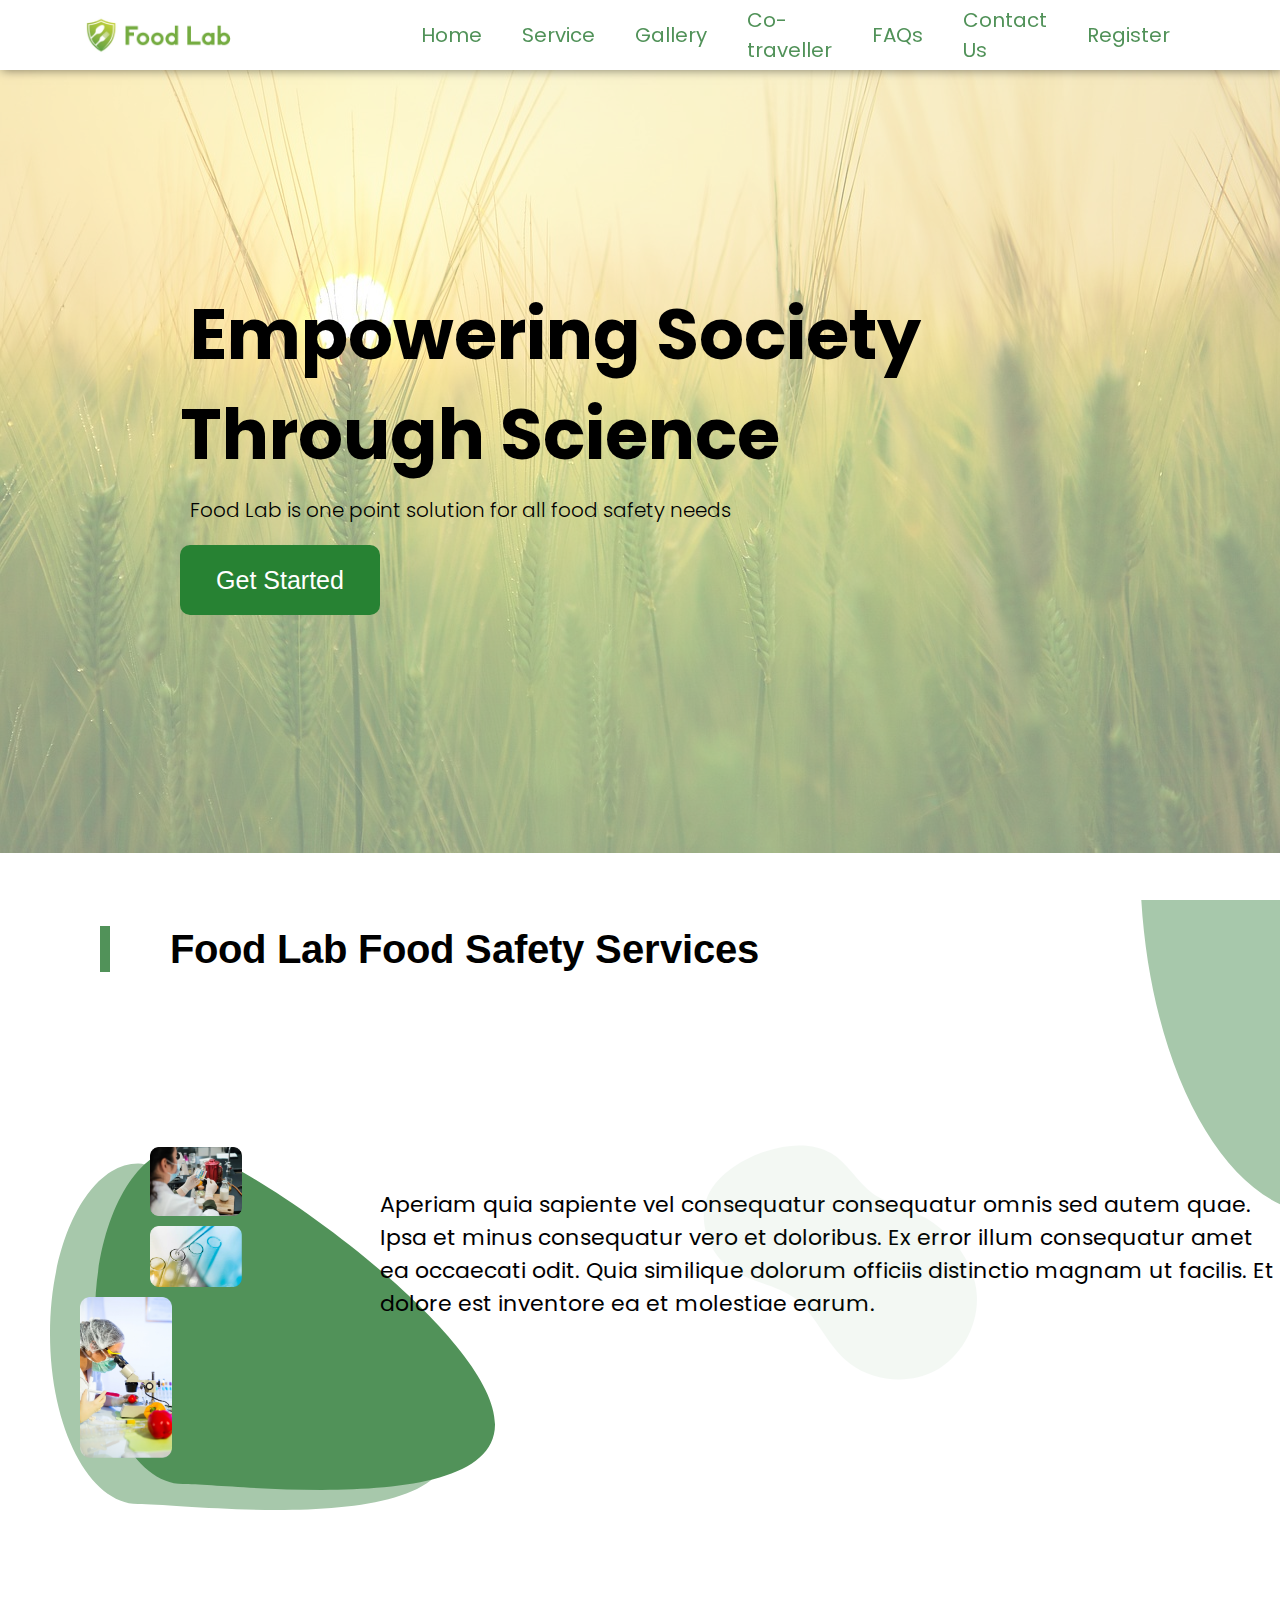
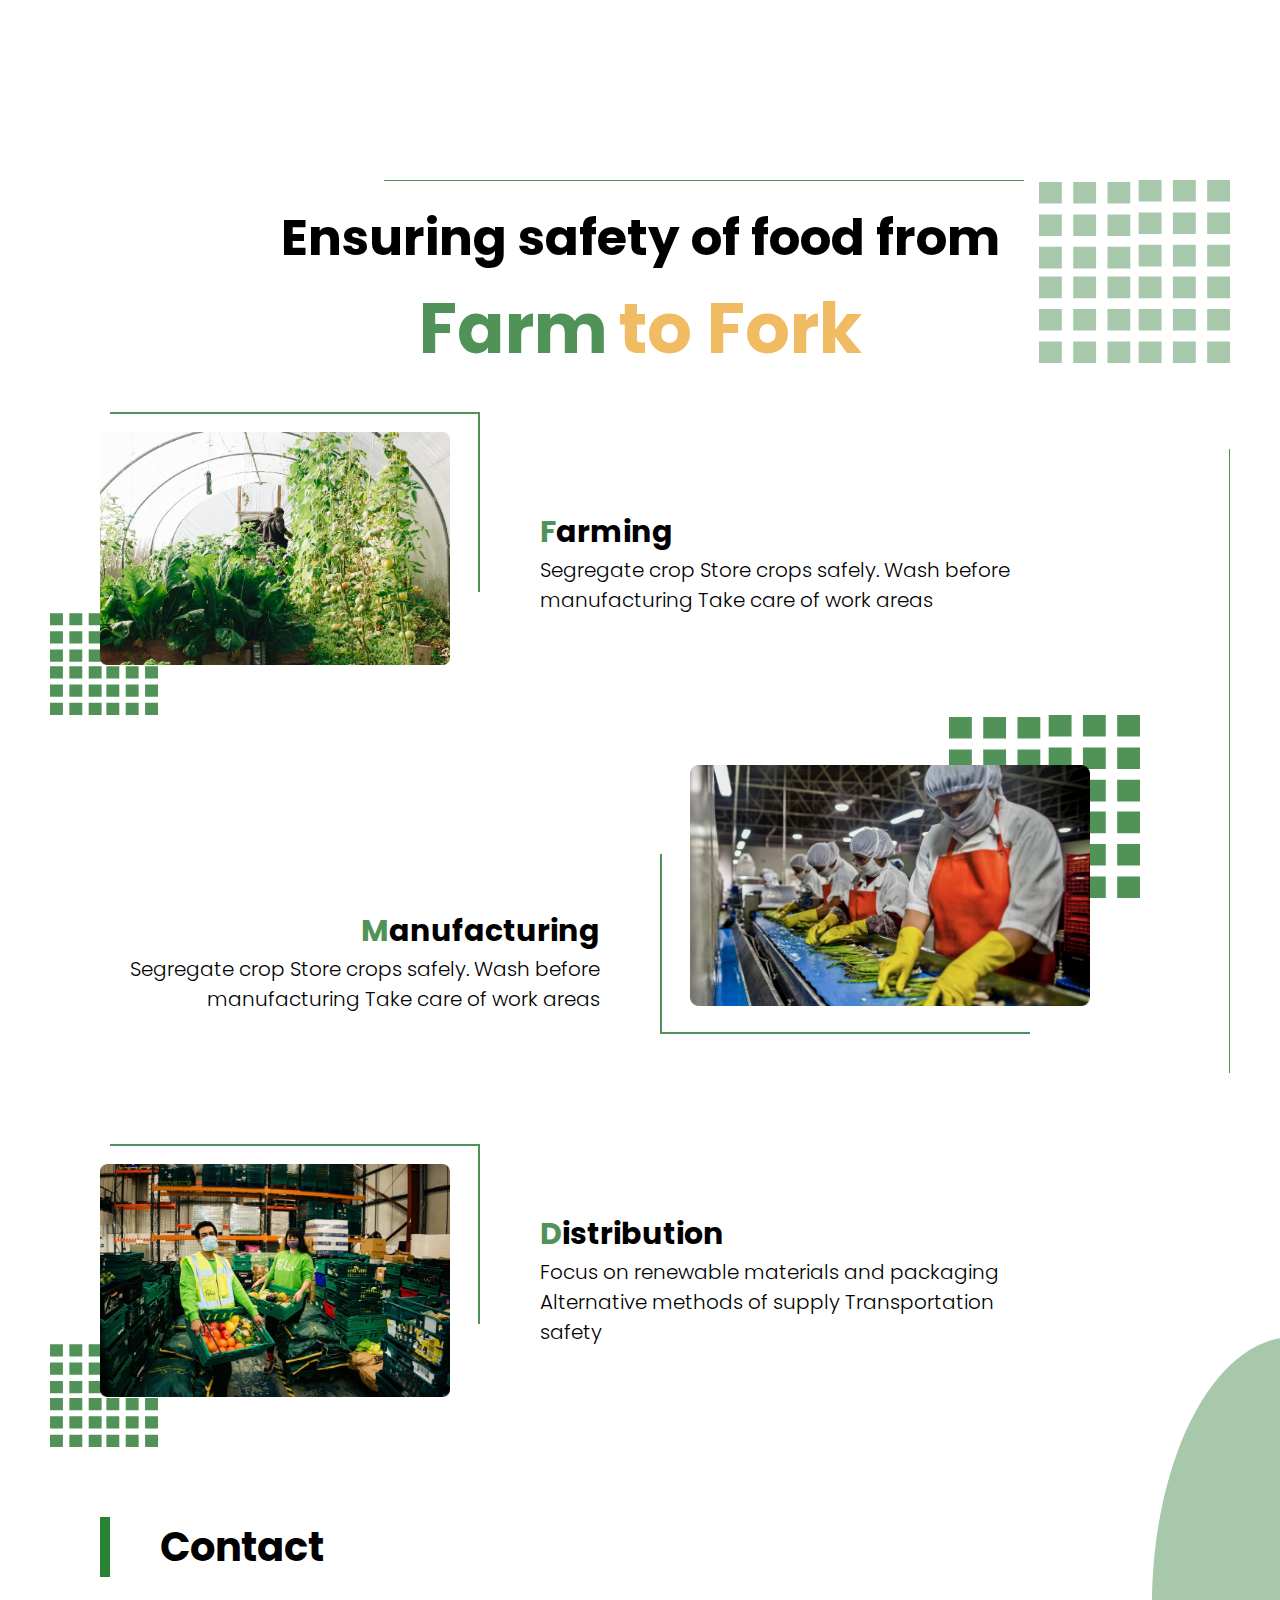
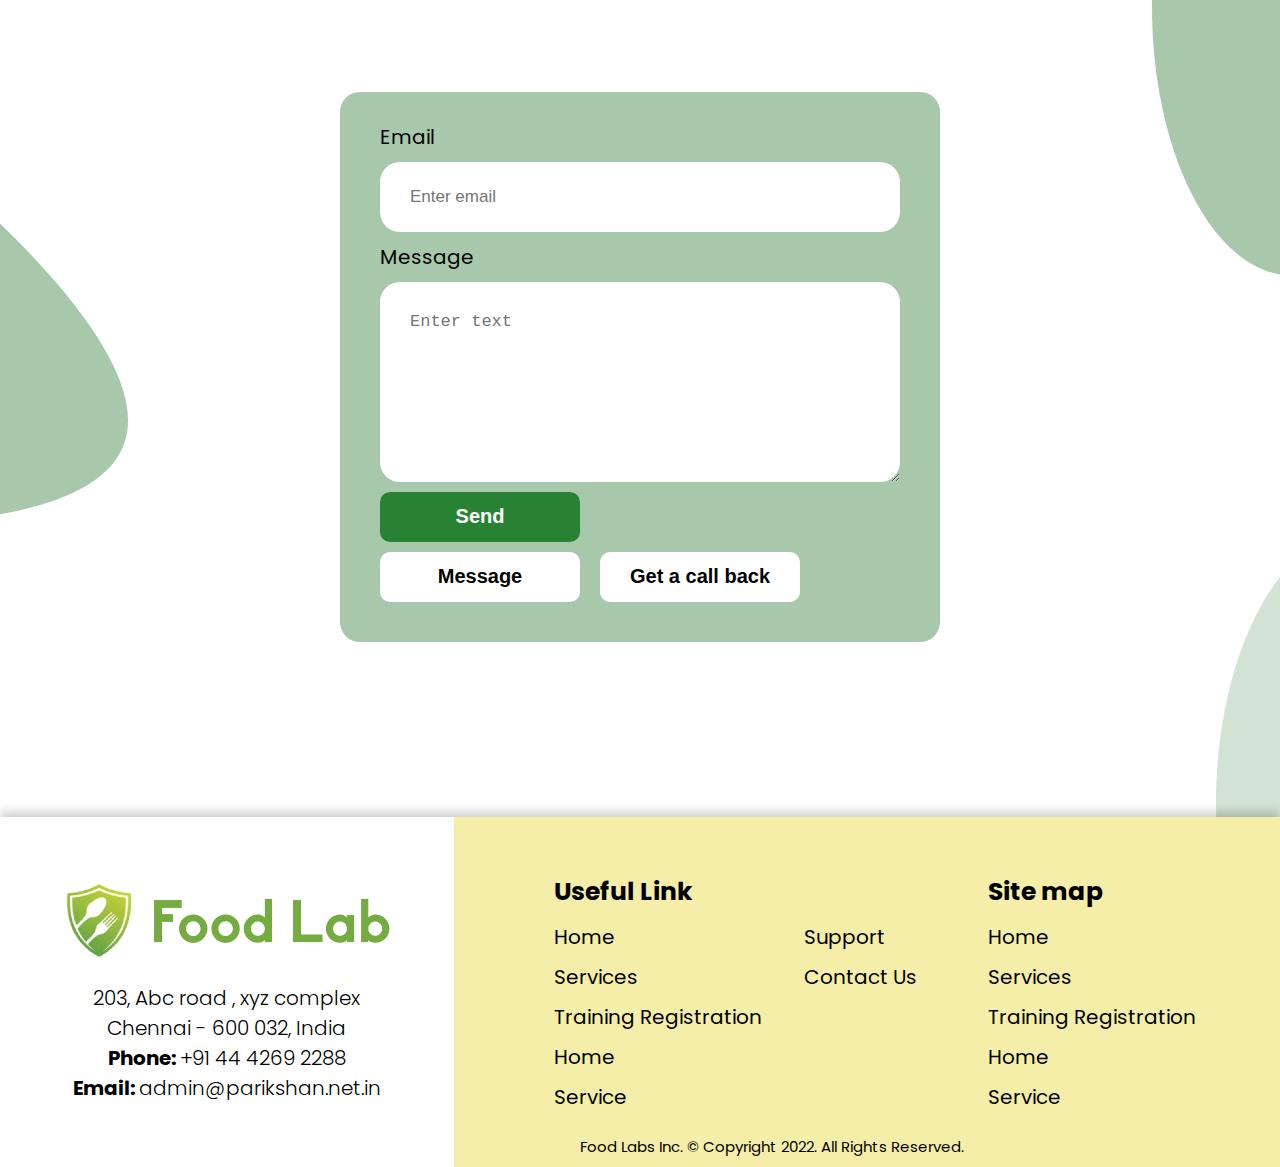
<file: Clone a website/index.html>
<!DOCTYPE html>
<html lang="en">

<head>
    <meta charset="UTF-8">
    <meta name="viewport" content="width=device-width, initial-scale=1.0">
    <link rel="stylesheet" href="https://cdnjs.cloudflare.com/ajax/libs/font-awesome/6.4.2/css/all.min.css"
        integrity="sha512-z3gLpd7yknf1YoNbCzqRKc4qyor8gaKU1qmn+CShxbuBusANI9QpRohGBreCFkKxLhei6S9CQXFEbbKuqLg0DA=="
        crossorigin="anonymous" referrerpolicy="no-referrer" />
    <link rel="stylesheet" href="style.css">
    <title>Landing Page</title>
</head>

<body>
    <div class="wrapper">

        <nav class="nav">

            <div class="img-side">
                <img src="assets/Artboard – 1.png" width="50%" alt="Food Lab">
                <!-- <span class="foodtext">Food Lab</span> -->
            </div>

            <div class="menu-side">
                <ul>
                    <li class="hidden"><a href="#">Home</a></li>
                    <li class="hidden"><a href="#">Service</a></li>
                    <li class="hidden"><a href="#">Gallery</a></li>
                    <li class="hidden"><a href="#">Co-traveller</a></li>
                    <li class="hidden"><a href="#">FAQs</a></li>
                    <li class="hidden"><a href="#">Contact Us</a></li>
                    <li class="hidden"><a href="#">Register</a></li>
                    <i class="fa-solid fa-bars menu-icon"></i>
                </ul>

            </div>

        </nav>


        <div class="outer-slider"></div>
        <div class="slider-area">
            <div class="slider">
                <img src="assets/slider1.jpg" class="slide-img" alt="">
                <img src="assets/slider2.jpg" class="slide-img" alt="">
                <img src="assets/slider1.jpg" class="slide-img" alt="">
                <img src="assets/slider2.jpg" class="slide-img" alt="">
                <img src="assets/slider1.jpg" class="slide-img" alt="">
                <img src="assets/slider2.jpg" class="slide-img" alt="">
                <img src="assets/slider1.jpg" class="slide-img" alt="">
                <img src="assets/slider2.jpg" class="slide-img" alt="">
            </div>
        </div>
        <div class="slider-button">
            <button class="slider-icon leftBtn left-button">
                <i class="fa-solid fa-angle-left fa-2xl "></i>
            </button>
            <button class="slider-icon rightBtn right-button">
                <i class="fa-solid fa-angle-right fa-2xl "></i>
            </button>
        </div>
        <div class="front-view">
            <p>
                <span class="span-big-text">Empowering Society <br> Through Science</span><br>
                <span class="span-small-text">Food Lab is one point solution for all food safety needs</span>
            </p>
            <button class="get-started-button">Get Started</button>
        </div>


        <div class="intro-section">
            <div class="inner-intro-section">
                <p>
                    <span>Food Lab Food Safety Services</span>
                </p>
                <div class="svg-area">
                    <svg class="soft-bubble" xmlns="http://www.w3.org/2000/svg" width="839.796" height="727.387"
                        viewBox="0 0 839.796 727.387">
                        <path id="Path_1385" data-name="Path 1385"
                            d="M185,0C287.173,0,839.8,391.016,839.8,588.458S287.173,715,185,715,0,554.942,0,357.5,82.827,0,185,0Z"
                            fill="#a7c8ab" />
                    </svg>
                    <svg class="hard-bubble" xmlns="http://www.w3.org/2000/svg" width="662.898" height="567.43"
                        viewBox="0 0 662.898 567.43">
                        <path id="Path_1377" data-name="Path 1377"
                            d="M146.031,0C226.682,0,662.9,305.029,662.9,459.052s-436.217,98.715-516.868,98.715S0,432.906,0,278.883,65.38,0,146.031,0Z"
                            fill="#519259" />
                    </svg>
                    <svg class="soft-bubble-right-side" xmlns="http://www.w3.org/2000/svg" width="839.796"
                        height="727.387" viewBox="0 0 839.796 727.387">
                        <path id="Path_1385" data-name="Path 1385"
                            d="M185,0C287.173,0,839.8,391.016,839.8,588.458S287.173,715,185,715,0,554.942,0,357.5,82.827,0,185,0Z"
                            fill="#a7c8ab" />
                    </svg>
                    <svg class="left-soft-bubble" viewBox="0 0 200 200" xmlns="http://www.w3.org/2000/svg">
                        <path fill="#278233"
                            d="M18.4,-25C26.8,-19.2,38.6,-17.8,49.7,-9.9C60.9,-2,71.5,12.3,72.3,27.8C73.2,43.2,64.3,59.8,50.6,67.1C37,74.4,18.5,72.5,6.5,63.5C-5.5,54.6,-11,38.6,-21.3,30.2C-31.7,21.8,-46.9,21,-57.1,13C-67.3,5,-72.6,-10.1,-68.5,-22.1C-64.4,-34,-50.9,-42.8,-37.9,-47.2C-25,-51.5,-12.5,-51.5,-3.7,-46.3C5,-41.2,10,-30.9,18.4,-25Z"
                            transform="translate(100 100)" />
                    </svg>
                </div>

                <div class="grid-area">
                    <div class="inner-grid">
                        <img class="img1" src="assets/Image 20.png" width="40%" alt="">
                        <img class="img3" src="assets/Image 22.png" width="40%" alt="">
                        <img class="img2" src="assets/Image 21.png" width="40%" alt="">
                    </div>
                    <div class="grid-text-area">
                        <p>
                            Aperiam quia sapiente vel consequatur consequatur omnis sed autem quae. Ipsa et minus
                            consequatur vero et doloribus. Ex error illum consequatur amet ea occaecati odit. Quia
                            similique
                            dolorum officiis distinctio magnam ut facilis. Et dolore est inventore ea et molestiae
                            earum.
                        </p>
                    </div>
                </div>
            </div>
        </div>



        <div class="farm-to-fork">
            <div class="horizontal-line"></div>
            <div class="vertical-line"></div>
            <div class="title">
                <p>
                    <span class="big-part">Ensuring safety of food from</span> <br>
                    <span class="green-part big">Farm</span>
                    <span class="yellow-part big">to Fork</span>
                </p>
            </div>
            <div class="img-section">
                <img class="group-171" src="assets/Group 171.svg" alt="">
            </div>
            <div class="card">
                <div class="card-right-side pd">
                    <img src="assets/pexels-joão-jesus-1084540.png" class="imgaa" alt="">
                    <div class="text-side">
                        <span class=" first-letter">F<span class="other-letter">arming</span></span>
                        <span class="desc-letter">Segregate crop Store crops safely. Wash before manufacturing Take care
                            of work areas</span>
                    </div>
                    <div class="card-back-deco right-first">
                        <div class="border"></div>
                        <img src="assets/Group 165.svg" class="img" alt="">
                    </div>
                </div>

                <div class="card-left-side pd">
                    <div class="text-side">
                        <span class=" first-letter">M<span class="other-letter">anufacturing</span></span>
                        <span class="desc-letter">Segregate crop Store crops safely. Wash before manufacturing Take care
                            of work areas</span>
                    </div>
                    <img src="assets/Image 25.png" width="400px" alt="">

                    <div class="card-back-deco left-first">
                        <div class="border"></div>
                        <img src="assets/Group 165.svg" class="img" alt="">
                    </div>
                </div>

                <div class="card-right-side pd">
                    <img src="assets/Image 27.png" alt="">
                    <div class="text-side">
                        <span class=" first-letter">D<span class="other-letter">istribution</span></span>
                        <span class="desc-letter">Focus on renewable materials a​nd packaging Alternative methods of
                            supply Transportation safety</span>
                    </div>
                    <div class="card-back-deco right-first">
                        <div class="border"></div>
                        <img src="assets/Group 165.svg" class="img" alt="">
                    </div>
                </div>
                <!-- <div class="card-left-side two-side pd">
                    <div class="text-side">
                        <span class=" first-letter">M<span class="other-letter">anufacturing</span></span>
                        <span class="desc-letter">Achieving Food Safety in Retail Stores Controlling Package Quality
                            Maintaining Clean and Hygienic Food Scales Improve customer protection</span>
                    </div>
                    <img src="assets/Image 29.png" alt="">
                    <img src="assets/Image 28.png" alt="">

                    <div class="card-back-deco left-first-two">
                        <div class="border"></div>
                        <img src="assets/Group 165.svg" class="img" alt="">
                    </div>
                </div> -->
            </div>

            <!-- <div class="card-back-deco right-first">
                <div class="border"></div>
                <img src="assets/Group 165.svg" class="img" alt="">
                <div class="dashed-border right-fist-dashed ">
                    <div class="inner-dashed-border right-fist-dashed"></div>
                </div>
            </div> -->
        </div>

        <div class="contact">
            <div class="contact-title">
                <p>Contact</p>
            </div>

            <div class="inner-contact">
                <div class="form">
                    <div class="inner-form">
                        <label for="email" class="label-size">Email</label>
                        <input type="text" id="email" class="input-size" placeholder="Enter email">
                        <label for="message" class="label-size ">Message</label>
                        <textarea type="text" id="message" class="input-size msg-input"
                            placeholder="Enter text"></textarea>
                        <button class="send-btn">Send</button>
                    </div>
                    <div class="inner-form-two-btn">
                        <button>
                            <i class="fa-regular fa-message"></i>
                            Message</button>
                        <button class="mg">
                            <i class="fa-solid fa-mobile-screen-button"></i>
                            Get a call back</button>
                    </div>
                </div>
            </div>

            <div class="background-deco-s">
                <img src="assets/Path 1377.svg" class="path_1377_1" width="50%" alt="">
                <img src="assets/Path 1377.svg" class="path_1377_2" width="50%" alt="">
                <img src="assets/Path 1385.svg" class="path_1377_3" width="50%" alt="">
            </div>
        </div>

        <footer>
            <div class="inner-footer">
                <div class="white-footer-area">
                    <img src="assets/Artboard – 1.png" alt="">
                    <p><span class="text">203, Abc road , xyz complex <br>Chennai - 600 032, India</span><br>
                        <span class="bold text">Phone:</span>
                        <span class="text">+91 44 4269 2288</span><br>
                        <span class="bold text">Email:</span>
                        <span class=" text">admin@parikshan.net.in</span>
                    </p>
                </div>

                <div class="link-section">
                    <div class="useful-link">
                        <p class="head-text">Useful Link</p>
                        <ul class="tin">
                            <li>Home</li>
                            <li>Services</li>
                            <li>Training Registration</li>
                            <li>Home</li>
                            <li>Service</li>
                            <li>Support</li>
                            <li>Contact Us</li>
                        </ul>
                    </div>
                    <div class="site-map">
                        <p class="head-text">Site map</p>
                        <ul class="tin">
                            <li>Home</li>
                            <li>Services</li>
                            <li>Training Registration</li>
                            <li>Home</li>
                            <li>Service</li>
                        </ul>
                    </div>
                    <p class="last-footer-text">Food Labs Inc. © Copyright 2022. All Rights Reserved.</p>
                </div>
            </div>

        </footer>

    </div>
    <script src="script.js"></script>
</body>

</html>
</file>
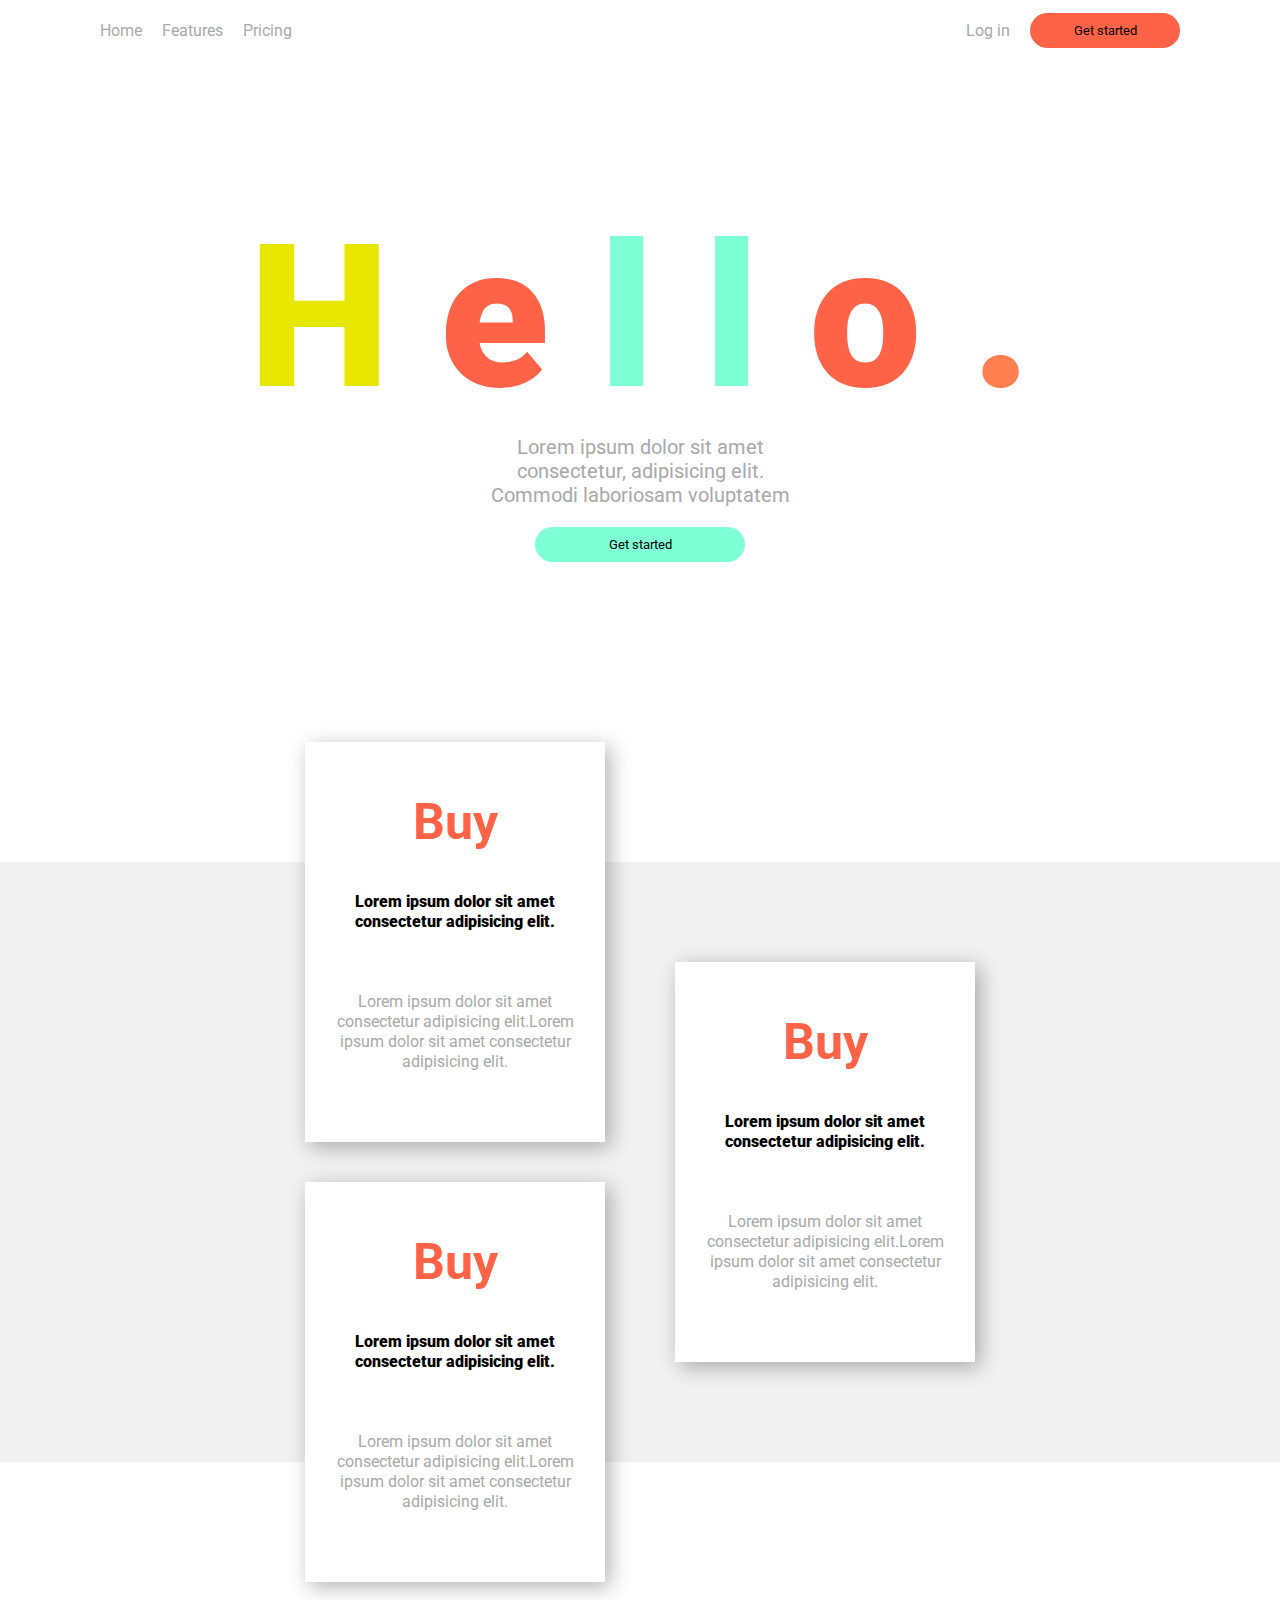
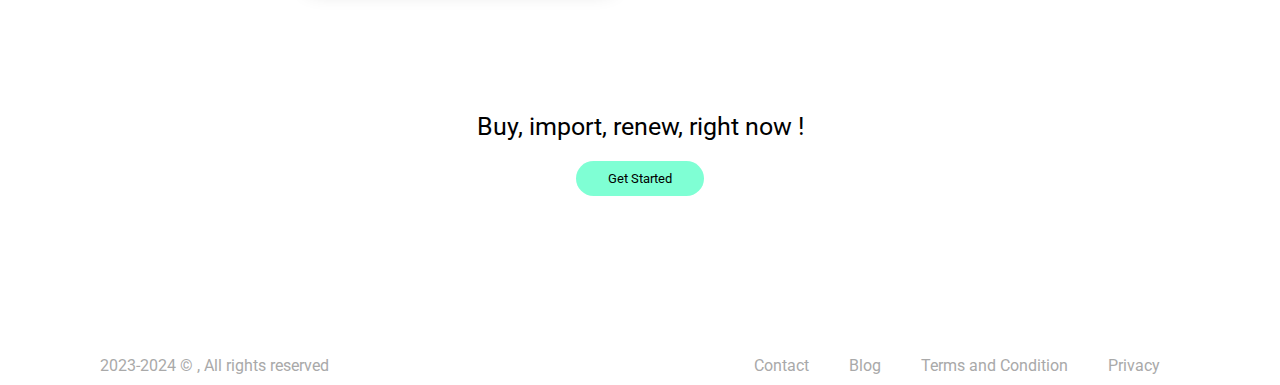
<file: Landing Page/index.html>
<!DOCTYPE html>
<html lang="en">

<head>
    <meta charset="UTF-8">
    <meta name="viewport" content="width=device-width, initial-scale=1.0">
    <link rel="stylesheet" href="style.css" type="text/css">
    <link rel="stylesheet" href="https://cdnjs.cloudflare.com/ajax/libs/font-awesome/6.4.2/css/all.min.css"
        integrity="sha512-z3gLpd7yknf1YoNbCzqRKc4qyor8gaKU1qmn+CShxbuBusANI9QpRohGBreCFkKxLhei6S9CQXFEbbKuqLg0DA=="
        crossorigin="anonymous" referrerpolicy="no-referrer" />
    <title>Landing Page | OctaNet</title>
</head>

<body>
    <div class="wrapper">

        <!-- navigation bar -->
        <nav class="navbar">
            <div class="left-side">
                <ul>
                    <li><a href="#">Home</a></li>
                    <li><a href="#">Features</a></li>
                    <li><a href="#">Pricing</a></li>
                </ul>
            </div>
            <div class="middle-side">
                <i class="fa-solid fa-cloud fa-2xl icon"></i>
            </div>
            <div class="right-side">
                <ul>
                    <li><a href="#">Log in</a></li>
                    <li><button>Get started</button></li>
                </ul>
            </div>
        </nav>

<!-- Hello Area -->
        <div class="hello">
            <div class="hello-side">
                <p>
                    <span class="h">H</span>
                    <span class="e">e</span>
                    <span class="l">l</span>
                    <span class="l">l</span>
                    <span class="o">o</span>
                    <span class="dot">.</span>
                </p>
            </div>

            <div class="down-side">
                <p>Lorem ipsum dolor sit amet consectetur, adipisicing elit. Commodi laboriosam voluptatem </p>
                <button>
                    Get started
                </button>
            </div>
        </div>


    </div>
<!-- card area -->
    <div class="card-wrapper">
        <div class="card-side">
            <div class="card">
                <span class="card-big-text">Buy</span>
                <span class="card-bold-text">Lorem ipsum dolor sit amet consectetur adipisicing elit.</span>
                <span class="card-simple-text">Lorem ipsum dolor sit amet consectetur adipisicing elit.Lorem ipsum dolor sit amet consectetur adipisicing elit.</span>
            </div>
            <div class="card">
                <span class="card-big-text">Buy</span>
                <span class="card-bold-text">Lorem ipsum dolor sit amet consectetur adipisicing elit.</span>
                <span class="card-simple-text">Lorem ipsum dolor sit amet consectetur adipisicing elit.Lorem ipsum dolor sit amet consectetur adipisicing elit.</span>
            </div>
            <div class="card">
                <span class="card-big-text">Buy</span>
                <span class="card-bold-text">Lorem ipsum dolor sit amet consectetur adipisicing elit.</span>
                <span class="card-simple-text">Lorem ipsum dolor sit amet consectetur adipisicing elit.Lorem ipsum dolor sit amet consectetur adipisicing elit.</span>
            </div>
        </div>
        <div class="back-side"></div>
    </div>

<!-- simple text and button -->
    <div class="simple-text">
        <p>
            <span >Buy, import, renew, right now !</span>
        </p>
        <button>Get Started</button>
    </div>

<!-- Footer -->
    <footer>
        <div class="left-side">
            <p>
                2023-2024 &copy , All rights reserved 
            </p>
        </div>

        <div class="right-side">
            <ul>
                <li>Contact</li>
                <li>Blog</li>
                <li>Terms and Condition</li>
                <li>Privacy</li>
            </ul>
        </div>
    </footer>

</body>
</html>
</file>
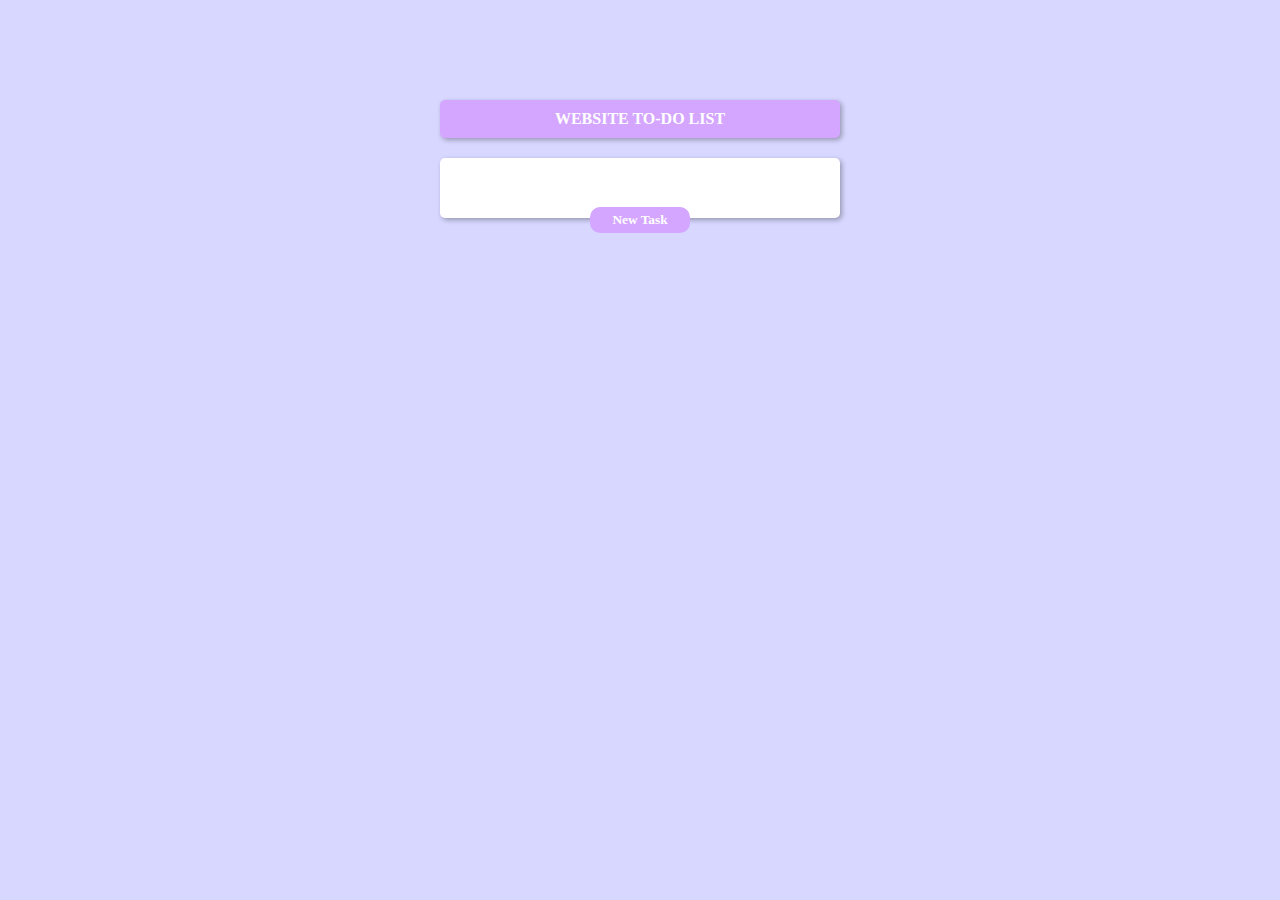
<file: To-do list/index.html>
<!DOCTYPE html>
<html lang="en">

<head>
    <meta charset="UTF-8">
    <meta name="viewport" content="width=device-width, initial-scale=1.0">
    <link rel="stylesheet" href="https://cdnjs.cloudflare.com/ajax/libs/font-awesome/6.4.2/css/all.min.css"
        integrity="sha512-z3gLpd7yknf1YoNbCzqRKc4qyor8gaKU1qmn+CShxbuBusANI9QpRohGBreCFkKxLhei6S9CQXFEbbKuqLg0DA=="
        crossorigin="anonymous" referrerpolicy="no-referrer" />
    <link rel="stylesheet" href="style.css">
    <title>To-do List | OctaNet</title>
</head>

<body>
    <div class="wrapper">
        <div class="inner-wrapper">
            <!-- Upper Side -->
            <div class="upper">
                <!-- <button><i class="fa-solid fa-bars"></i></button> -->
                <div class="text">
                    <p>WEBSITE TO-DO LIST</p>
                </div>
            </div>
            <!-- Lower Side -->
            <div class="lower">
                <div class="lower-side">
                    <div class="task">
                        <!-- <input type="text"  class="input-area" placeholder="Enter Task here"> -->
                        <!-- <button class="delete" ><i class="fa-solid fa-trash fa-lg deactive"></i></button> -->
                    </div>
                </div>
                <button class="new-task">New Task</button>
            </div>
        </div>
    </div>

    <script src="script.js"></script>
</body>

</html>
</file>
<file: Clone a website/style.css>
@import url('https://fonts.googleapis.com/css2?family=Arimo:wght@500&display=swap');
/* font-family: 'Arimo', sans-serif; */
@import url('https://fonts.googleapis.com/css2?family=Poppins:wght@500&display=swap');
/* font-family: 'Poppins', sans-serif; */
@import url('https://fonts.googleapis.com/css2?family=Poppins:wght@200&display=swap');
/* font-family: 'Poppins', sans-serif; */
@import url('https://fonts.googleapis.com/css2?family=Poppins:wght@300;400;500&display=swap');


* {
    margin: 0;
    padding: 0;
    box-sizing: border-box;
}

.nav {
    position: fixed;
    z-index: 1000;
    display: flex;
    width: 100%;
    /* height: 60px; */
    height: auto;
    padding: 5px 70px;
    justify-content: space-between;
    box-shadow: 2px 0px 10px rgb(0, 0, 0, 0.5);
    align-items: center;
    background-color: white;
}

.inner-nav {
    position: relative;
}

.nav .img-side {
    display: flex;
    align-items: center;
    gap: 10px;
}


.nav .menu-side ul {
    display: flex;
    align-items: center;
    text-decoration: none;
    gap: 40px;
    font-size: 20px;
}

li {
    list-style: none;
    font-family: 'Poppins', sans-serif;
    font-weight: 500;
    
    text-decoration: none;
}

a {
    color: #519259;
    text-decoration: none;
}

.nav .menu-side ul i {
    color: #519259;
}

.slider {
    height: 100vh;
    width: 100%;
    background-color: white;
    /* border: 5px solid rgb(126, 6, 6); */
    overflow: hidden;
    position: relative;
}

.slide-img {
    position: absolute;
    width: 100%;
    opacity: 50%;
    background-size: cover;
    transition: 2s ease;
}

.front-view {
    position: absolute;
    top: 50%;
    transform: translateY(-50%);
    left: 180px;
    /* z-index: 2; */
}

.front-view p .span-big-text {
    line-height: 100px;
    padding: 10px;
    font-size: 70px;
    font-weight: bolder;
    font-family: 'Poppins', sans-serif;
}

.front-view p .span-small-text {
    font-weight: 300;
    padding: 10px;
    font-size: 20px;
    font-family: 'Poppins', sans-serif;
    line-height: 50px;
}

.get-started-button {
    margin-top: 10px;
    width: 200px;
    height: 70px;
    border: none;
    font-size: 25px;
    color: white;
    border-radius: 10px;
    background-color: #278233;
}


.slider-button button {
    position: absolute;
    top: 50%;
    border: none;
    width: 100px;
    height: 50px;
    background-color: transparent;
}

.left-button {
    left: 20px;
}

.right-button {
    right: 20px;
}


.intro-section {
    width: 100%;
    height: 100vh;
    overflow: hidden;
    position: relative;
}

.intro-section p {
    margin-top: 2%;
}

.intro-section p span {
    font-size: 40px;
    font-weight: bold;
    padding-left: 60px;
    border-left: 10px solid #519259;
    margin-top: 200px;
    margin-left: 100px;
    font-family: 'Arimo', sans-serif;
}

.svg-area {
    /* margin-top: 40px; */
    /* width: 20%; */
}

.soft-bubble {
    position: absolute;
    width: 400px;
    left: 50px;
    z-index: -10;
}

.hard-bubble {
    position: absolute;
    width: 400px;
    top: 15%;
    left: 95px;
    z-index: -9;
}

.soft-bubble-right-side {
    position: absolute;
    top: -400px;
    right: -700px;
    z-index: -11;
}

.left-soft-bubble {
    width: 30%;
    position: absolute;
    top: 150px;
    right: 250px;
    opacity: 5%;
}

.grid-area {
    display: flex;
    margin-top: 80px;
    margin-left: 150px;
}

.grid-area .img2{
    margin-left: -70px;
}

.inner-grid {
    display: flex;
    height: 500px;
    width: 400px;
    flex-wrap: wrap;
    justify-content: center;
    gap: 10px;
    flex-direction: column;
}

.grid-text-area p {
    margin-top: 15%;
    font-size: 22px;
    width: 900px;
    font-weight: 400;
    font-family: 'Poppins', sans-serif;
}

.farm-to-fork {
    width: 100%;
    height: 100%;
    /* border: 2px solid black; */
    padding: 0px 100px;
    position: relative;
}

.farm-to-fork .title p {
    text-align: center;
    font-size: 50px;
    font-family: 'Poppins', sans-serif;
    font-weight: bold;
}

.farm-to-fork .title p .green-part {
    color: #519259;
}

.farm-to-fork .title p .yellow-part {
    color: #F0BB62;
}

.farm-to-fork .title p .big {
    font-size: 70px;
}

.group-171 {
    position: absolute;
    right: 50px;
    top: -20px;
}

.card-right-side {
    display: flex;
    gap: 90px;
    /* margin-top: 60px; */
    align-items: end;
    /* border: 2px solid black; */
    position: relative;
}

.card-right-side img {
    width: 350px;
}

.card-right-side .text-side {
    display: flex;
    flex-direction: column;
    font-family: 'Poppins', sans-serif;
}

.first-letter {
    font-size: 30px;
    font-weight: bold;
    color: #519259;
}

.other-letter {
    color: black;
}

.desc-letter {
    width: 500px;
    font-weight: 300;
    font-size: 20px;
    align-items: center;
    font-family: 'Poppins', sans-serif;
}

.text-side {
    margin-bottom: 50px;
}

.card {
    /* padding: 10px 60px; */
}

.card-left-side {
    display: flex;
    gap: 90px;
    padding: 50px 0px;
    /* border: 2px solid black; */
    align-items: last baseline;
    position: relative;
}

.card-left-side .imgaa {
   
}

.card-left-side .text-side {
    margin-left: auto;
    display: flex;
    align-items: end;
    font-family: 'Poppins', sans-serif;
    flex-direction: column;
}

.card-left-side .text-side .first-letter {
    margin-left: auto;
}

.card-left-side .text-side .other-letter {
    margin-left: auto;
}

.card-left-side .text-side .desc-letter {
    text-align: right;
    margin-left: auto;
}

.card-back-deco .border {
    width: 370px;
    height: 180px;
    border-top: 2px solid #519259;
    border-right: 2px solid #519259;
}

.right-first .border {
    position: absolute;
    top: 30px;
    left: 10px;
}

.right-first .img {
    width: 10%;
    position: absolute;
    /* top: 200px; */
    bottom: 0;
    left: -50px;
    z-index: -1;
}

.dashed-border {
    width: 510px;
    height: 280px;
}

.inner-dashed-border {
    margin: 30px;
    width: 450px;
    height: 220px;
}

.right-fist-dashed {
    border-style: dashed;
    border-left: 5px;
    border-bottom: 5px;
    border-color: #519259;
}

.nested-border {
    position: absolute;
    top: 250px;
    left: 1000px;

}

.left-first .border {
    z-index: -1;
    position: absolute;
    right: 150px;
    bottom: 80px;
    border-top: none;
    border-right: none;
    border-left: 2px solid #519259;
    border-bottom: 2px solid #519259;
}

.left-first .img {
    position: absolute;
    z-index: -1;
    top: 0;
    right: 40px;
}

.pd {
    padding: 50px 0;
}

.two-side {
    gap: 0;
    justify-content: center;
}

.two-side img {
    margin: auto;
}

.left-first-two .border {
    position: absolute;
}

.left-first-two img {
    z-index: -1;
    top: 0;
    right: 0;
    position: absolute;
}

.horizontal-line {
    background-color: #519259;
    top: -20px;
    right: 20%;
    width: 50%;
    height: 1px;
    position: absolute;
}

.vertical-line {
    background-color: #519259;
    top: 20%;
    right: 50px;
    width: 1px;
    height: 50%;
    position: absolute;
}

.contact {
    width: 100%;
    height: 100vh;
    /* padding: 100px; */
    /* border: 2px solid black; */
    position: relative;
}

.contact-title {
    font-family: 'Poppins', sans-serif;
    font-weight: bold;
    font-size:40px;
    border-left: 10px solid #278233;
    padding: 0px 50px;
    margin-top: 70px;
    margin-left: 100px;
}



.form {
    width: 600px;
    height: 550px;
    background-color: #51925980;
    border-radius: 20px;
    position: absolute;
    top: 50%;
    left: 50%;
    padding: 30px 40px;
    transform: translate(-50%, -50%);
    display: flex;
    flex-direction: column;
    gap: 10px;
}

.inner-form {
    display: flex;
    flex-direction: column;
    gap: 10px;
    justify-content: space-between;
}

.label-size {
    font-size: 20px;
    font-weight: 400;
    font-family: 'Poppins', sans-serif;
}

.input-size {
    height: 70px;
    width: 100%;
    border: none;
    font-size: 17px;
    padding: 30px;
    border-radius: 20px;
}

.msg-input {
    height: 200px;
}

.send-btn {
    display: block;
    width: 200px;
    height: 50px;
    border: none;
    border-radius: 10px;
    font-size: 20px;
    background-color: #278233;
    color: white;
    font-weight: bold;
}

.inner-form-two-btn {
    display: flex;
    align-items: center;
    gap: 20px;
    /* justify-content: space-between; */
}

.inner-form-two-btn button {
    width: 200px;
    height: 50px;
    border: none;
    border-radius: 10px;
    font-size: 20px;
    color: black;
    background-color: white;
    font-weight: bold;
}

.path_1377_1 {
    opacity: 50%;
    position: absolute;
    left: -40%;
}

.path_1377_2 {
    opacity: 50%;
    position: absolute;
    top: -20%;
    right: -40%;
}

.path_1377_3 {
    opacity: 50%;
    position: absolute;
    bottom: -30%;
    right: -45%;
}

.mg {
    margin-right: 100px;
}

body {
    overflow-x: hidden;
}

footer{
    position: relative;
    /* border: 2px solid black; */
    /* overflow: hidden; */
}

.inner-footer {
    /* position: absolute; */
    opacity: 100%;
    background-color: #F4EEA9;
    width: 100%;
    height: 350px;
    box-shadow: 0px -5px 10px rgb(0, 0, 0, 0.2);
    display: flex;
    gap: 100px;
}

.white-footer-area {
    background-color: white;
    width: 800px;
    /* height: 450px; */
    display: flex;
    flex-direction: column;
    line-height: 1.5;
    align-items: center;
    text-align: center;
}

.white-footer-area img{
    margin-top: 40px;
}

.text {
    font-size: 20px;
    font-weight: 300;
    font-family: 'Poppins', sans-serif;
}

.bold{
    font-weight: bold;
}

.link-section{
    width: 100%;
    height: 300px;
    gap: 30px;
    margin-top: 50px;
    display: flex;
    font-size: 20px;
    flex-wrap: wrap;
    flex-direction: column;
    font-family: 'Poppins', sans-serif;
    line-height: 2;
    position: relative;
}

.useful-link ul{
    display:flex ;
    flex-direction: column;
    flex-wrap: wrap;
    height: 200px;
}

.site-map ul{
    display:flex ;
    flex-direction: column;
    flex-wrap: wrap;
    height: 200px;
}

.head-text{
    font-weight: bold;
    font-size: 25px;
}

.tin{
    /* display: inline-flex; */
    /* font-weight: 300; */
}

li{
    display: inline-flex;
    font-weight: 400;
}


.last-footer-text{
    position: absolute;
    bottom: 5px;
    left: 30%;
    transform: translateX(-50%);
    font-size: 15px;
    font-family: 'Poppins', sans-serif;
}

p{
    cursor: default;
}

li{
    cursor: pointer;
    /* display: inline-flex; */
}

button{
    cursor: pointer;
}

/* MEDIA QUERY */
@media only screen and (max-width: 600px) {}

@media only screen and (max-width: 600px) {}

@media only screen and (max-width: 768px) {


    span {
        font-size: 60px;
    }

    .hidden {
        display: none;
    }

    .foodtext {
        font-size: 10px;
    }
}

@media only screen and (max-width: 992px) {

    .nav {
        padding: 10px 30px;
    }

    .nav .img-side span {
        font-size: 10px;
    }

    .nav .img-side span {
        font-size: 25px;
        /* font-weight: 500; */
    }

    .nav .menu-side ul {
        display: flex;
        text-decoration: none;
        gap: 30px;
    }

    li {
        font-weight: 800;
        font-size: 15px;
    }
}

@media only screen and (max-width: 1200px) {
    .nav {
        padding: 10px 40px;
    }

    .nav .img-side span {
        font-size: 30px;
    }

    .nav .menu-side ul {
        font-size: 20px;
        gap: 25px;
    }
}
</file>
<file: Landing Page/style.css>
@import url('https://fonts.googleapis.com/css2?family=Roboto:wght@500&display=swap');

*{
    margin: 0;
    padding: 0;
    box-sizing: border-box;
    font-family: 'Roboto', sans-serif;
}

body{
    background-color: white;
}

/* Navigation Bar */

nav{
    display: flex;
    justify-content: space-between;
    padding: 30px 100px;
    align-items: center;
    height: 50px;
    position: fixed;
    top: 0;
    width: 100%;
    background-color: white;
    z-index: 10;
}

nav li{
    color: rgb(169, 169, 169);
}

nav a{
    text-decoration: none;
    color: rgb(169, 169, 169);
}

nav .left-side ul{
    display: flex;
    list-style: none;
    gap: 20px;
}

nav .icon{
    color: aquamarine;
    align-items: center;
}

nav .right-side ul{
    display: flex;
    list-style: none;
    gap: 20px;
    align-items: center;
}


nav .right-side button{
    width: 150px; 
    padding: 10px;
    border: none;
    border-radius: 20px ;
    background-color:tomato;
}

/* Hello Area */

.hello {
    margin-top: 200px;
    margin-bottom: 100px;
    /* margin: 150px 0; */
    display: flex;
    flex-direction: column;
    justify-content: center;
    align-items: center;
}

.hello .hello-side p{
    text-align: center;
    font-weight: 1000;
    font-size: 200px;
}

.hello .hello-side p .h{
    color: rgb(231, 231, 2);
}

.hello .hello-side p .e{
    color:tomato ;
}

.hello .hello-side p .l{
    color: aquamarine;
}

.hello .hello-side p .o{
    color: tomato;
}

.hello .hello-side p .dot{
    color: coral;
}

.hello .down-side {
    width: 300px;
    display:  flex;
    flex-flow: column wrap;
    align-items: center;
    font-size: 20px;
    text-align: center;
    gap: 20px;
}

.hello .down-side p{
    color: rgb(169, 169, 169);
}

.hello .down-side button{
    width: 70%; 
    padding: 10px;
    border: none;
    border-radius: 20px ;
    background-color: aquamarine;
}

/* card area */

.card-wrapper{
    display:  flex;
    justify-content: center;
    position: relative;
}

.card-wrapper .card-side{
    height: 1000px;
    width: 700px;
    margin: 0 5%;
    display:  flex;
    align-items: center;
    gap: 40px;
    flex-flow: column wrap;
    justify-content: center;
}

.card-wrapper .card-side .card{
    width: 300px;
    height: 400px;
    display: flex;
    flex-direction: column;
    align-items: center;
    gap: 10px;
    justify-content: space-evenly;
    padding: 20px;
    line-height: 20px;
    box-shadow: 5px 5px 20px rgb(0, 0, 0,0.3);
    background-color: white;
}

.card-wrapper .card-side .card .card-big-text{
    font-size: 50px;
    color: tomato;
    font-weight:  700;
}

.card-wrapper .card-side .card .card-bold-text{
    font-weight: 1000;
    text-align: center;
    
}

.card-wrapper .card-side .card .card-simple-text{
    color: rgb(169, 169, 169);
    text-align: center;
}

.back-side{
    position: absolute;
    top: 20%;
    width: 100%;
    height: 600px;
    background-color: #f1f1f1;
    z-index: -2;
}


.simple-text{
    margin-top: 50px;
    margin-bottom: 150px;
    display: flex;
    flex-direction: column;
    align-items: center;
    gap: 20px;
}

.simple-text span{
    display: block;
}

.simple-text p{
    font-size: 25px;
    text-align: center;
}

.simple-text button{
    width: 10%; 
    padding: 10px;
    border: none;
    border-radius: 20px ;
    background-color: aquamarine;   
}


footer{
    display: flex;
    flex-direction: row;
    padding: 10px 100px;
    justify-content: space-between;
    color: rgb(169, 169, 169);
}

footer .right-side ul{
    display: flex;
    justify-content: space-between;
}

footer .right-side ul li{
    margin: 0 20px;
    list-style: none;
}
</file>
<file: To-do list/style.css>
*{
    margin: 0;
    padding: 0;
    box-sizing: border-box;
    font-family: cursive;
}

body{
    background-color: rgb(215, 215, 255);
}

.wrapper{
    display: flex;
    justify-content: center;
    align-items: center;
}


.inner-wrapper{
    width: auto;
    margin:  0 auto;
    margin-top: 100px;
}

/* Uppper - side */

.upper{
    border-radius: 5px;
    margin-bottom: 20px;
    display: inline-flex;
    align-items: center;
    justify-content: center;    
    width: 400px;
    background-color: rgb(212, 166, 255);
    padding: 10px;
    font-weight: 900;
    color: white;
    position: relative;
    box-shadow: 2px 2px 5px rgb(0, 0, 0,0.3);
}

.upper button{
    position: absolute;
    left: 10px;
    border: none;
    background-color: rgb(212, 166, 255);
    color: white;
}


/* Lower - side */

.lower{
    border-radius: 5px;
    width: 400px;
    height: auto;
    padding: 10px;
    background-color: white;
    box-shadow: 2px 2px 5px rgb(0, 0, 0,0.3);
    position: relative;
}


.lower-side{
    position: relative;
    height: auto;
}

.task{
    display: flex;
    flex-direction: row;
    margin: 20px;
    /* justify-content: space-evenly; */
}

.task p{
    color: rgb(122, 122, 122);
}

.task .delete{
    color: rgb(212, 166, 255);
    border: none;
    background-color: white;
    position: absolute;
    right: 10px;
}

.input-area{
    padding: 5px;
    border: none;
    border-radius: 10px;
    /* border: 2px solid rgb(255, 211, 211); */
}

.lower .new-task{
    position: absolute;
    left: 50%;
    transform: translate(-50%);
    bottom:-15px;
    padding: 5px;
    border: none;
    border-radius: 10px;
    width: 100px;
    font-weight: 900;
    color: white;
    background-color: rgb(212, 166, 255);   
}

.new-task:hover{
    background-color: rgb(203, 151, 253);   
}

.new-task:active{
    background-color: rgb(147, 109, 183);
}


.active{
    display: block;
}

.deactive{
    display: none;
}
</file>
